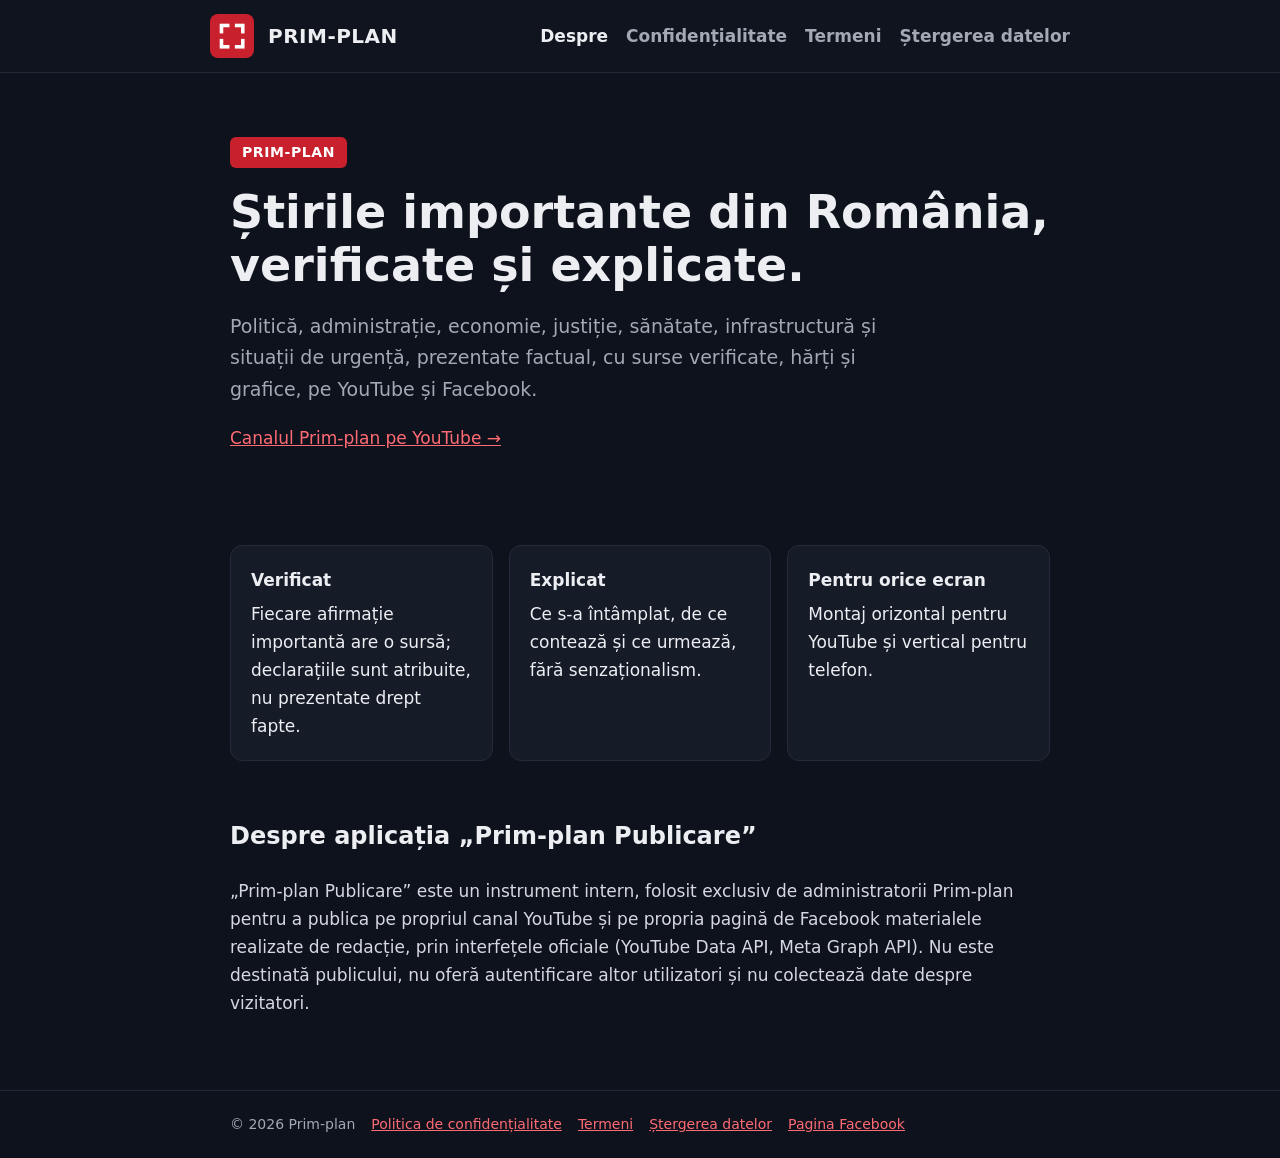
<file: index.html>
<!doctype html><html lang="ro"><head><meta charset="utf-8"><meta name="viewport" content="width=device-width,initial-scale=1">
<title>Prim-plan — știri din România, verificate</title><meta name="description" content="Prim-plan — știri din România, verificate și explicate."><link rel="icon" href="favicon.png"><link rel="stylesheet" href="style.css"></head>
<body><header><div class="wrap top"><img src="logo.png" alt="Prim-plan"><a class="brand" href="index.html">PRIM-PLAN</a><nav><a href="index.html" class=on>Despre</a><a href="confidentialitate.html">Confidențialitate</a><a href="termeni.html">Termeni</a><a href="stergere-date.html">Ștergerea datelor</a></nav></div></header>
<main class="wrap"><section class="hero"><span class="tag">PRIM-PLAN</span><h1>Știrile importante din România, verificate și explicate.</h1>
<p class="lead">Politică, administrație, economie, justiție, sănătate, infrastructură și situații de urgență, prezentate factual, cu surse verificate, hărți și grafice, pe YouTube și Facebook.</p>
<p><a href="https://www.youtube.com/channel/UCvXoFw1fOMVz7lZdxg3VnTQ">Canalul Prim-plan pe YouTube →</a></p></section>
<div class="grid"><div class="card"><b>Verificat</b>Fiecare afirmație importantă are o sursă; declarațiile sunt atribuite, nu prezentate drept fapte.</div>
<div class="card"><b>Explicat</b>Ce s-a întâmplat, de ce contează și ce urmează, fără senzaționalism.</div>
<div class="card"><b>Pentru orice ecran</b>Montaj orizontal pentru YouTube și vertical pentru telefon.</div></div>
<section class="doc" style="padding-top:0"><h2>Despre aplicația „Prim-plan Publicare”</h2>
<p>„Prim-plan Publicare” este un instrument intern, folosit exclusiv de administratorii Prim-plan pentru a publica pe propriul canal YouTube și pe propria pagină de Facebook materialele realizate de redacție, prin interfețele oficiale (YouTube Data API, Meta Graph API). Nu este destinată publicului, nu oferă autentificare altor utilizatori și nu colectează date despre vizitatori.</p></section></main>
<footer><div class="wrap"><span>© 2026 Prim-plan</span><a href="confidentialitate.html">Politica de confidențialitate</a><a href="termeni.html">Termeni</a><a href="stergere-date.html">Ștergerea datelor</a><a href="https://www.facebook.com/profile.php?id=61596665661901">Pagina Facebook</a></div></footer></body></html>
</file>
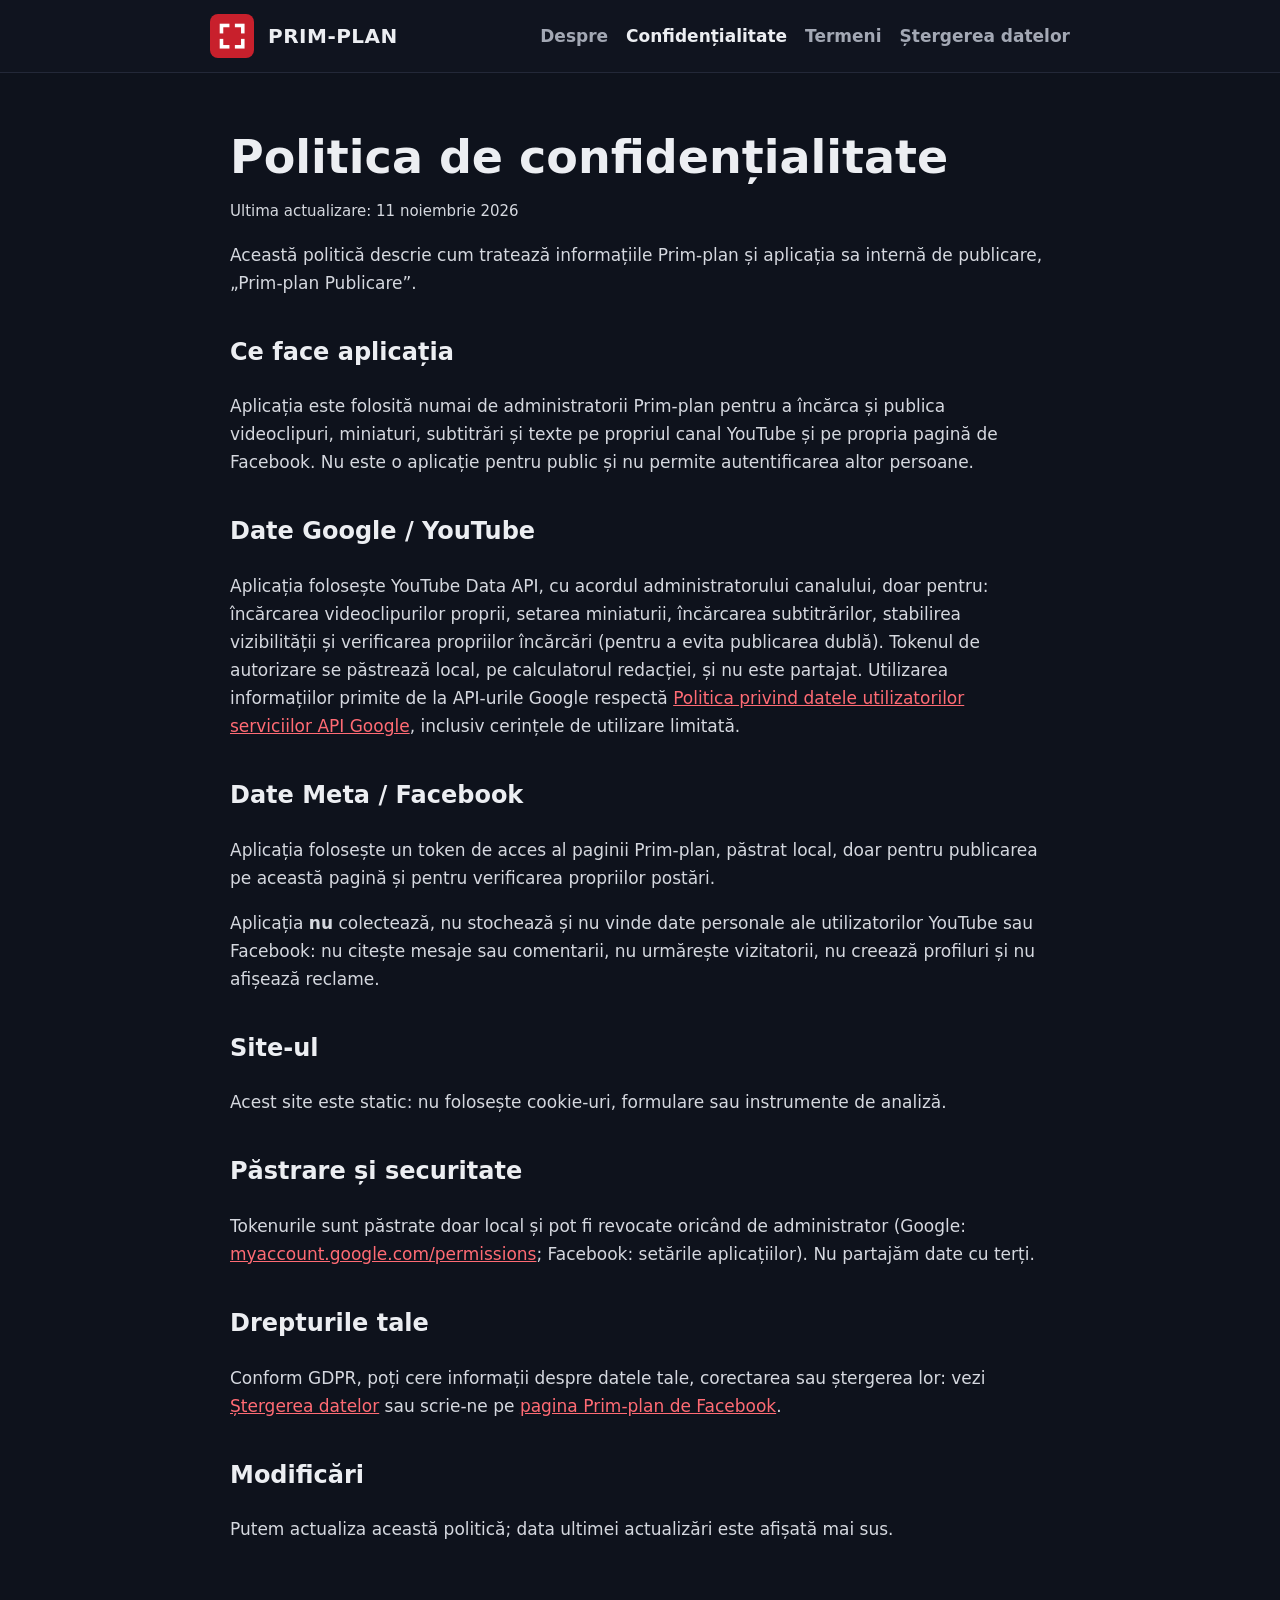
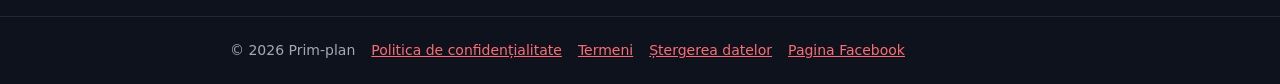
<file: confidentialitate.html>
<!doctype html><html lang="ro"><head><meta charset="utf-8"><meta name="viewport" content="width=device-width,initial-scale=1">
<title>Politica de confidențialitate — Prim-plan</title><meta name="description" content="Prim-plan — știri din România, verificate și explicate."><link rel="icon" href="favicon.png"><link rel="stylesheet" href="style.css"></head>
<body><header><div class="wrap top"><img src="logo.png" alt="Prim-plan"><a class="brand" href="index.html">PRIM-PLAN</a><nav><a href="index.html">Despre</a><a href="confidentialitate.html" class=on>Confidențialitate</a><a href="termeni.html">Termeni</a><a href="stergere-date.html">Ștergerea datelor</a></nav></div></header>
<main class="wrap"><section class="doc"><h1>Politica de confidențialitate</h1><p class="upd">Ultima actualizare: 11 noiembrie 2026</p>
<p>Această politică descrie cum tratează informațiile Prim-plan și aplicația sa internă de publicare, „Prim-plan Publicare”.</p>
<h2>Ce face aplicația</h2><p>Aplicația este folosită numai de administratorii Prim-plan pentru a încărca și publica videoclipuri, miniaturi, subtitrări și texte pe propriul canal YouTube și pe propria pagină de Facebook. Nu este o aplicație pentru public și nu permite autentificarea altor persoane.</p>
<h2>Date Google / YouTube</h2><p>Aplicația folosește YouTube Data API, cu acordul administratorului canalului, doar pentru: încărcarea videoclipurilor proprii, setarea miniaturii, încărcarea subtitrărilor, stabilirea vizibilității și verificarea propriilor încărcări (pentru a evita publicarea dublă). Tokenul de autorizare se păstrează local, pe calculatorul redacției, și nu este partajat. Utilizarea informațiilor primite de la API-urile Google respectă <a href="https://developers.google.com/terms/api-services-user-data-policy">Politica privind datele utilizatorilor serviciilor API Google</a>, inclusiv cerințele de utilizare limitată.</p>
<h2>Date Meta / Facebook</h2><p>Aplicația folosește un token de acces al paginii Prim-plan, păstrat local, doar pentru publicarea pe această pagină și pentru verificarea propriilor postări.</p>
<p>Aplicația <b>nu</b> colectează, nu stochează și nu vinde date personale ale utilizatorilor YouTube sau Facebook: nu citește mesaje sau comentarii, nu urmărește vizitatorii, nu creează profiluri și nu afișează reclame.</p>
<h2>Site-ul</h2><p>Acest site este static: nu folosește cookie-uri, formulare sau instrumente de analiză.</p>
<h2>Păstrare și securitate</h2><p>Tokenurile sunt păstrate doar local și pot fi revocate oricând de administrator (Google: <a href="https://myaccount.google.com/permissions">myaccount.google.com/permissions</a>; Facebook: setările aplicațiilor). Nu partajăm date cu terți.</p>
<h2>Drepturile tale</h2><p>Conform GDPR, poți cere informații despre datele tale, corectarea sau ștergerea lor: vezi <a href="stergere-date.html">Ștergerea datelor</a> sau scrie-ne pe <a href="https://www.facebook.com/profile.php?id=61596665661901">pagina Prim-plan de Facebook</a>.</p>
<h2>Modificări</h2><p>Putem actualiza această politică; data ultimei actualizări este afișată mai sus.</p></section></main>
<footer><div class="wrap"><span>© 2026 Prim-plan</span><a href="confidentialitate.html">Politica de confidențialitate</a><a href="termeni.html">Termeni</a><a href="stergere-date.html">Ștergerea datelor</a><a href="https://www.facebook.com/profile.php?id=61596665661901">Pagina Facebook</a></div></footer></body></html>
</file>
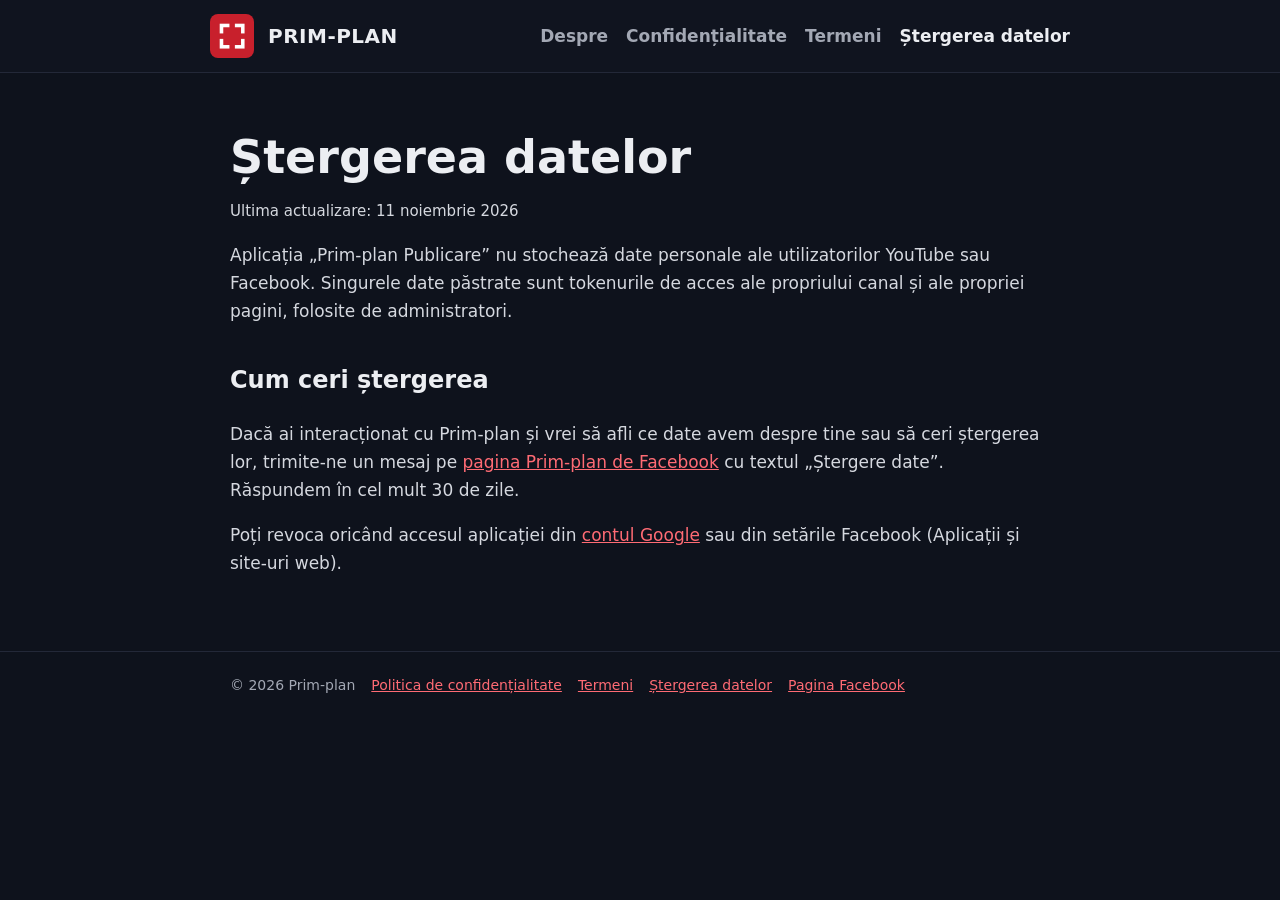
<file: stergere-date.html>
<!doctype html><html lang="ro"><head><meta charset="utf-8"><meta name="viewport" content="width=device-width,initial-scale=1">
<title>Ștergerea datelor — Prim-plan</title><meta name="description" content="Prim-plan — știri din România, verificate și explicate."><link rel="icon" href="favicon.png"><link rel="stylesheet" href="style.css"></head>
<body><header><div class="wrap top"><img src="logo.png" alt="Prim-plan"><a class="brand" href="index.html">PRIM-PLAN</a><nav><a href="index.html">Despre</a><a href="confidentialitate.html">Confidențialitate</a><a href="termeni.html">Termeni</a><a href="stergere-date.html" class=on>Ștergerea datelor</a></nav></div></header>
<main class="wrap"><section class="doc"><h1>Ștergerea datelor</h1><p class="upd">Ultima actualizare: 11 noiembrie 2026</p>
<p>Aplicația „Prim-plan Publicare” nu stochează date personale ale utilizatorilor YouTube sau Facebook. Singurele date păstrate sunt tokenurile de acces ale propriului canal și ale propriei pagini, folosite de administratori.</p>
<h2>Cum ceri ștergerea</h2><p>Dacă ai interacționat cu Prim-plan și vrei să afli ce date avem despre tine sau să ceri ștergerea lor, trimite-ne un mesaj pe <a href="https://www.facebook.com/profile.php?id=61596665661901">pagina Prim-plan de Facebook</a> cu textul „Ștergere date”. Răspundem în cel mult 30 de zile.</p>
<p>Poți revoca oricând accesul aplicației din <a href="https://myaccount.google.com/permissions">contul Google</a> sau din setările Facebook (Aplicații și site-uri web).</p></section></main>
<footer><div class="wrap"><span>© 2026 Prim-plan</span><a href="confidentialitate.html">Politica de confidențialitate</a><a href="termeni.html">Termeni</a><a href="stergere-date.html">Ștergerea datelor</a><a href="https://www.facebook.com/profile.php?id=61596665661901">Pagina Facebook</a></div></footer></body></html>
</file>
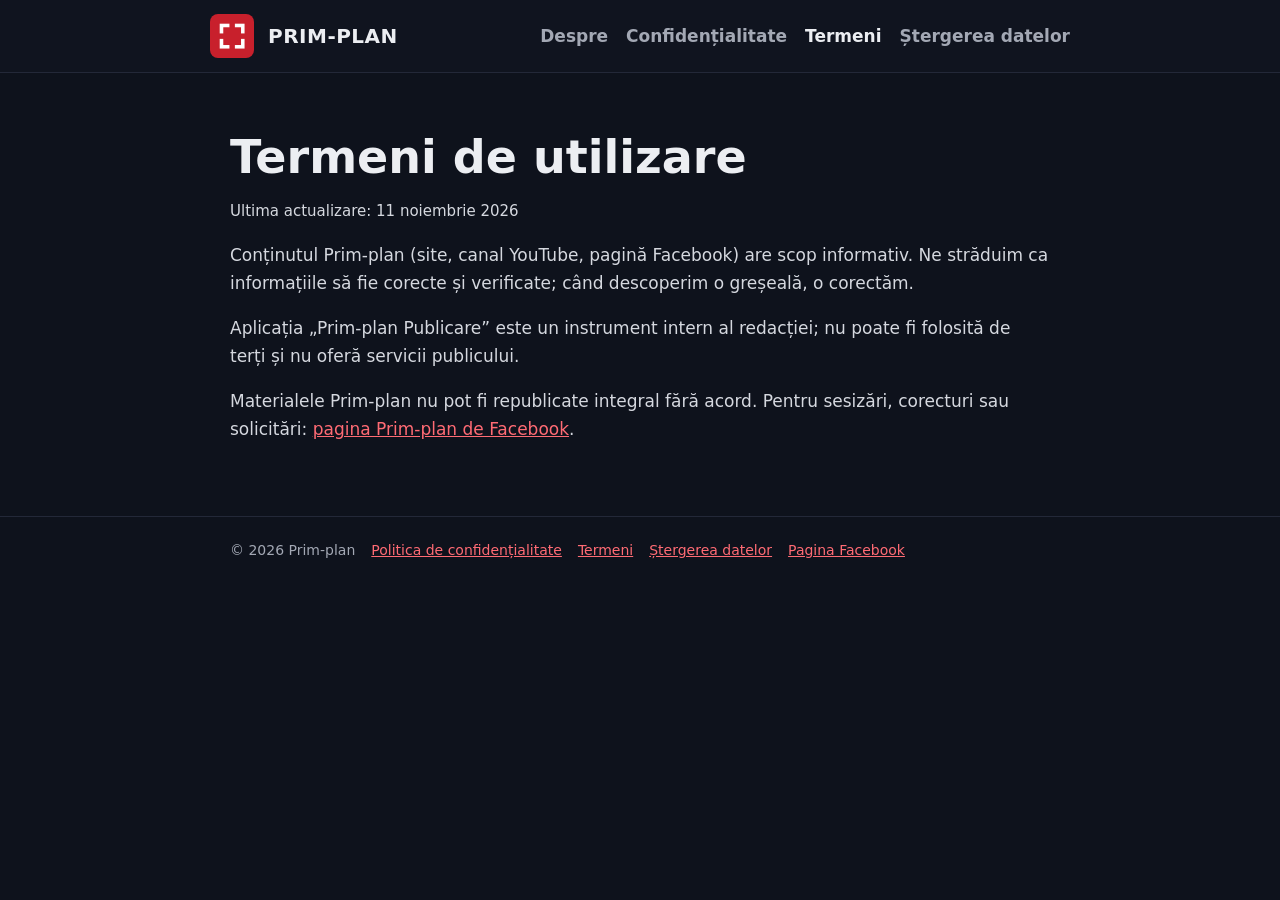
<file: termeni.html>
<!doctype html><html lang="ro"><head><meta charset="utf-8"><meta name="viewport" content="width=device-width,initial-scale=1">
<title>Termeni — Prim-plan</title><meta name="description" content="Prim-plan — știri din România, verificate și explicate."><link rel="icon" href="favicon.png"><link rel="stylesheet" href="style.css"></head>
<body><header><div class="wrap top"><img src="logo.png" alt="Prim-plan"><a class="brand" href="index.html">PRIM-PLAN</a><nav><a href="index.html">Despre</a><a href="confidentialitate.html">Confidențialitate</a><a href="termeni.html" class=on>Termeni</a><a href="stergere-date.html">Ștergerea datelor</a></nav></div></header>
<main class="wrap"><section class="doc"><h1>Termeni de utilizare</h1><p class="upd">Ultima actualizare: 11 noiembrie 2026</p>
<p>Conținutul Prim-plan (site, canal YouTube, pagină Facebook) are scop informativ. Ne străduim ca informațiile să fie corecte și verificate; când descoperim o greșeală, o corectăm.</p>
<p>Aplicația „Prim-plan Publicare” este un instrument intern al redacției; nu poate fi folosită de terți și nu oferă servicii publicului.</p>
<p>Materialele Prim-plan nu pot fi republicate integral fără acord. Pentru sesizări, corecturi sau solicitări: <a href="https://www.facebook.com/profile.php?id=61596665661901">pagina Prim-plan de Facebook</a>.</p></section></main>
<footer><div class="wrap"><span>© 2026 Prim-plan</span><a href="confidentialitate.html">Politica de confidențialitate</a><a href="termeni.html">Termeni</a><a href="stergere-date.html">Ștergerea datelor</a><a href="https://www.facebook.com/profile.php?id=61596665661901">Pagina Facebook</a></div></footer></body></html>
</file>
<file: style.css>
*{box-sizing:border-box}:root{--red:#c8202c;--ink:#0e121c;--card:#161b28;--txt:#eceef2;--mut:#a3a8b4}
body{margin:0;background:var(--ink);color:var(--txt);font:17px/1.65 "Segoe UI",system-ui,-apple-system,Roboto,Arial,sans-serif}
a{color:#ff6b74}header{border-bottom:1px solid #232838;background:#10141f}
.wrap{max-width:860px;margin:0 auto;padding:0 20px}
.top{display:flex;align-items:center;gap:14px;padding:14px 0;flex-wrap:wrap}
.top img{width:44px;height:44px;border-radius:8px}.brand{font-weight:800;letter-spacing:.5px;font-size:20px;color:var(--txt);text-decoration:none}
nav{margin-left:auto;display:flex;gap:18px;flex-wrap:wrap}nav a{color:var(--mut);text-decoration:none;font-weight:600}nav a:hover,nav a.on{color:var(--txt)}
.hero{padding:64px 0 40px}.tag{display:inline-block;background:var(--red);color:#fff;font-weight:800;padding:4px 12px;border-radius:6px;font-size:14px;letter-spacing:.6px}
h1{font-size:clamp(30px,6vw,46px);line-height:1.15;margin:18px 0 14px}h2{margin-top:36px;font-size:24px}
.lead{color:var(--mut);font-size:19px;max-width:660px}
.grid{display:grid;grid-template-columns:repeat(auto-fit,minmax(220px,1fr));gap:16px;margin:36px 0 56px}
.card{background:var(--card);border:1px solid #242a3a;border-radius:12px;padding:20px}.card b{display:block;margin-bottom:6px}
.doc{padding:40px 0 56px}.doc p,.doc li{color:#d5d8df}.upd{color:var(--mut);font-size:15px}
footer{border-top:1px solid #232838;color:var(--mut);font-size:14px;padding:22px 0}footer .wrap{display:flex;gap:16px;flex-wrap:wrap}
</file>
